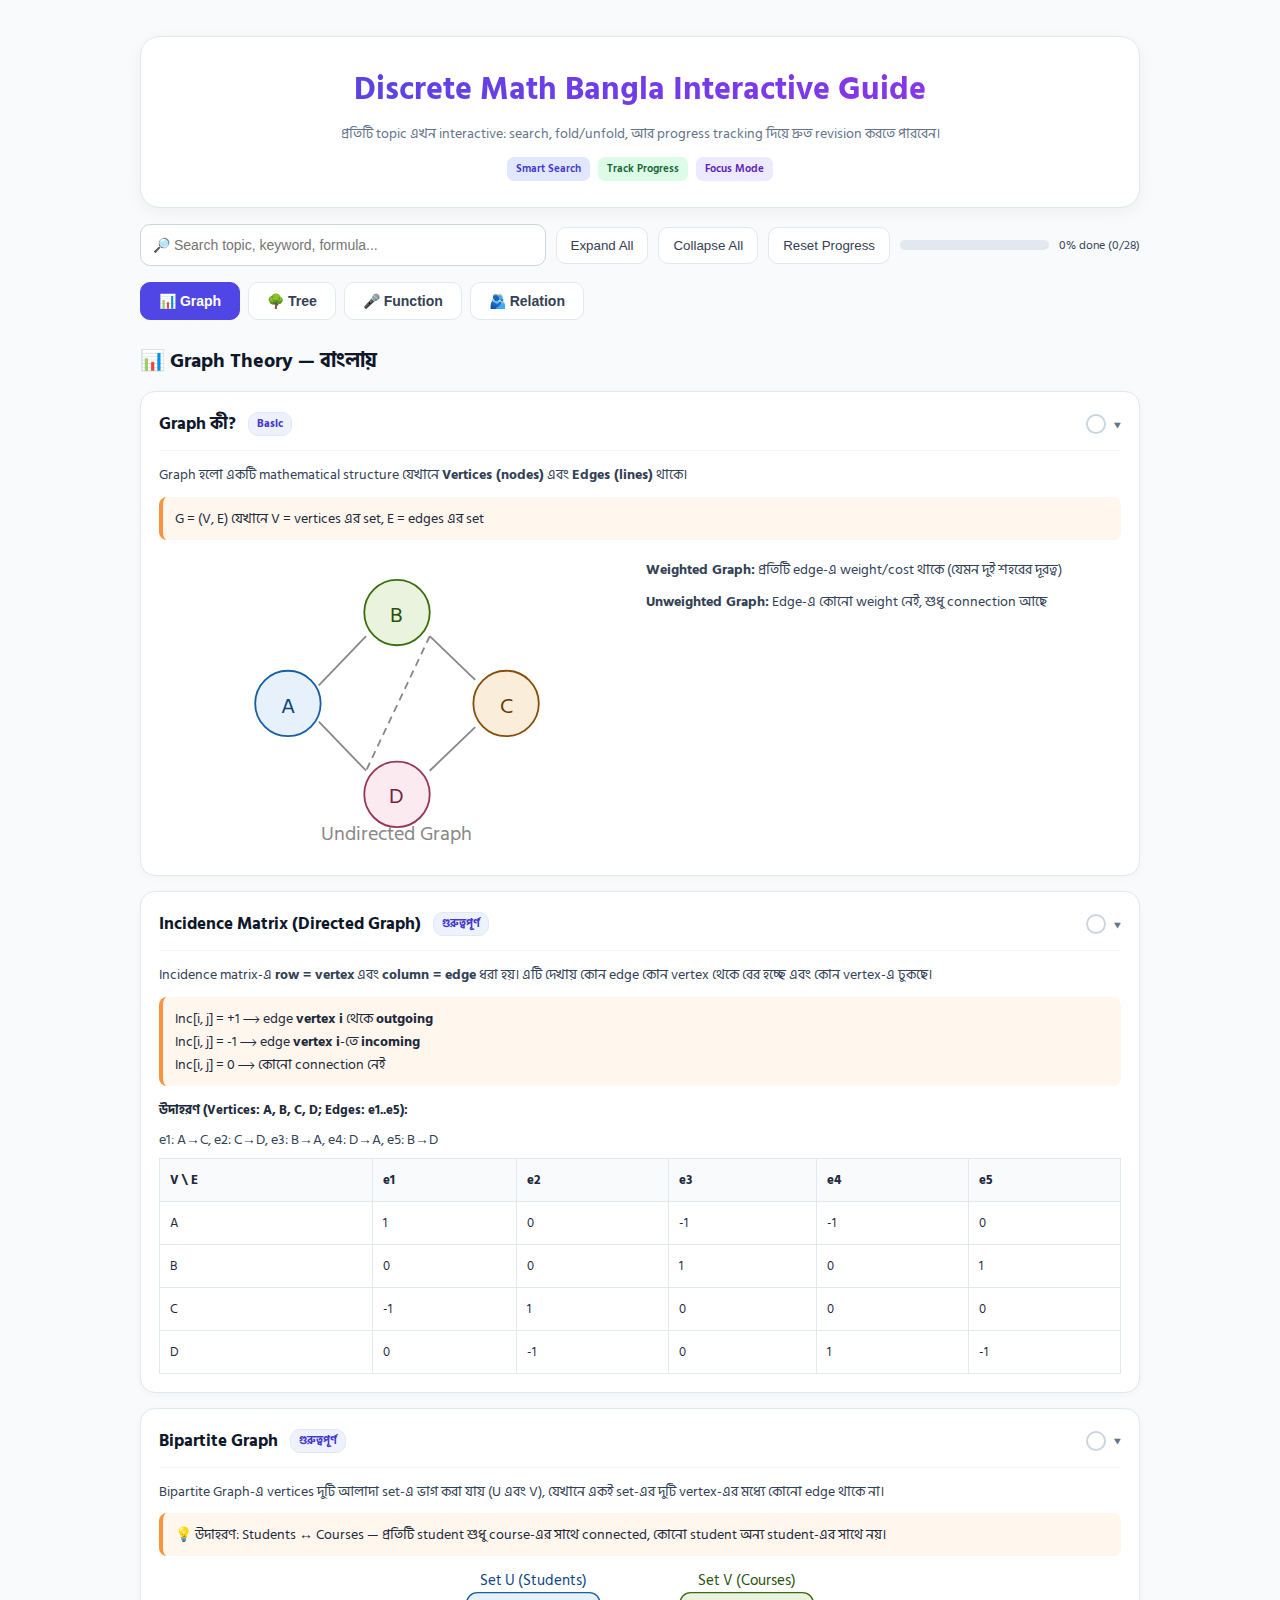
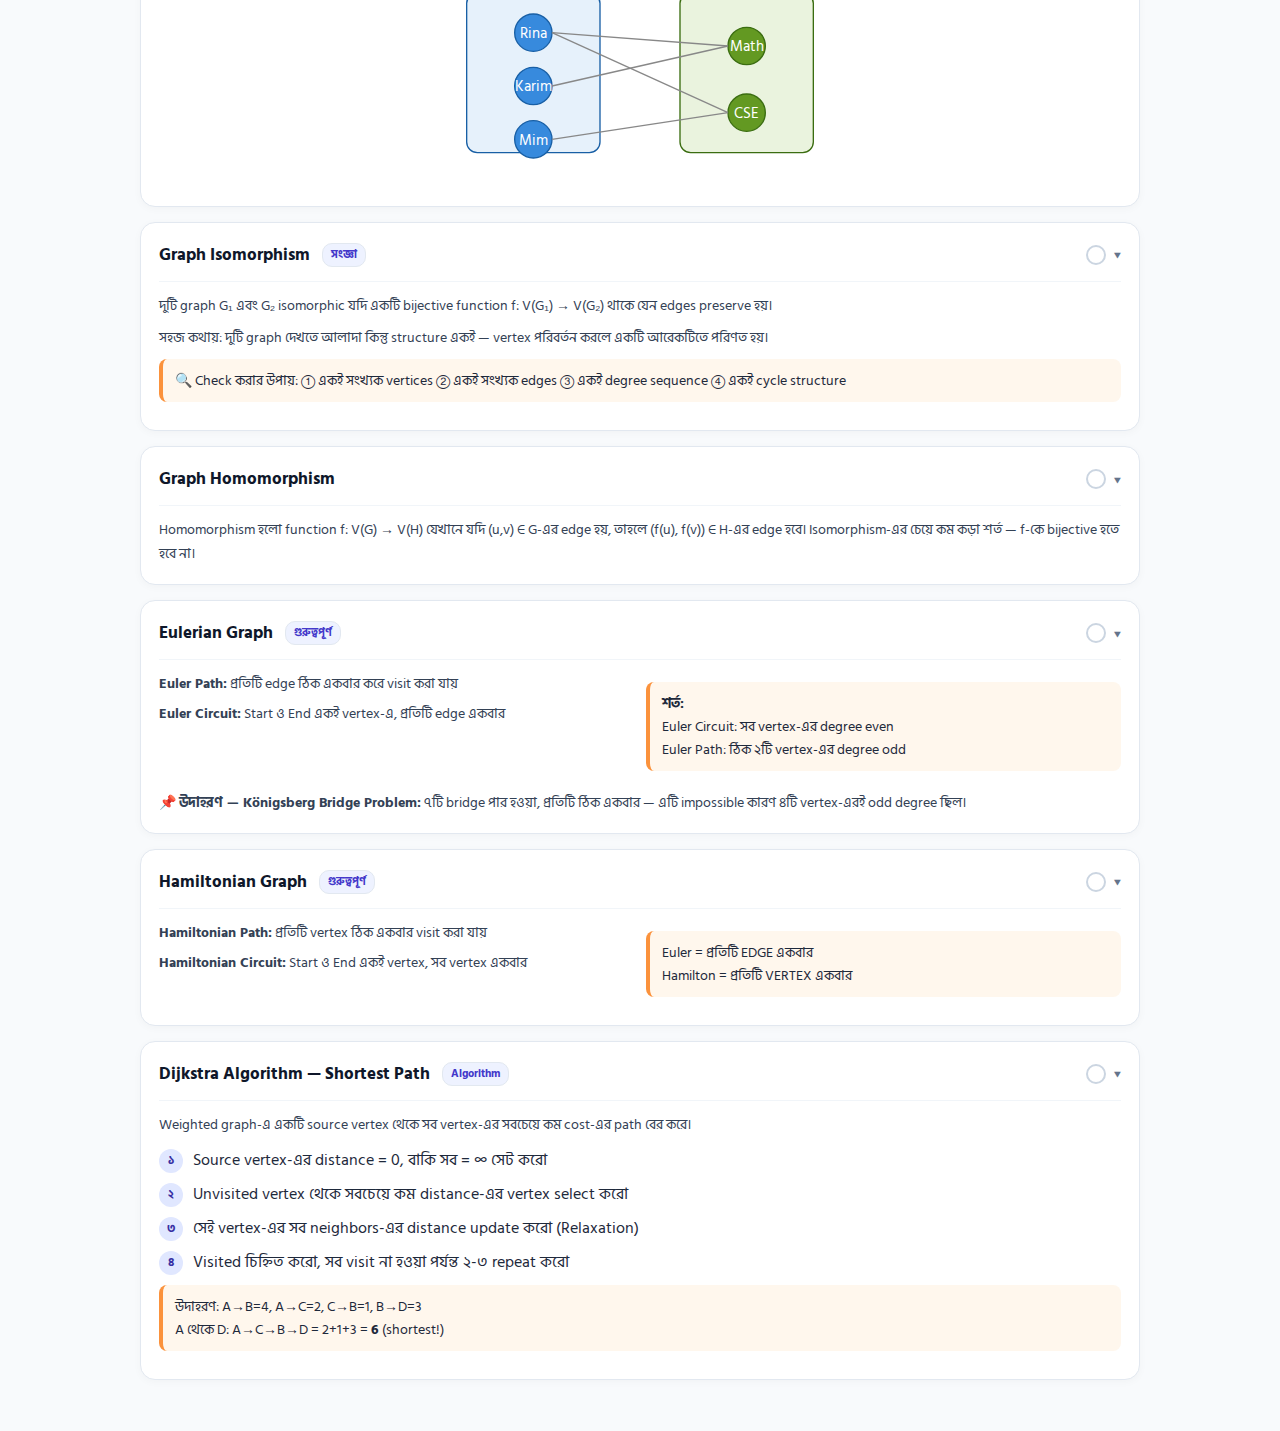
<file: dm.html>
<!DOCTYPE html>
<html lang="bn">
<head>
<meta charset="UTF-8" />
<meta name="viewport" content="width=device-width, initial-scale=1.0" />
<title>Discrete Math Bangla Guide</title>
<style>
@import url('https://fonts.googleapis.com/css2?family=Hind+Siliguri:wght@400;500;600;700&display=swap');

:root{
  --primary:#4f46e5;
  --accent:#10b981;
  --bg:#f8fafc;
  --card:#ffffff;
  --text:#1e293b;
  --muted:#64748b;
  --border:#e2e8f0;
  --font-sans:'Hind Siliguri','Segoe UI',Tahoma,sans-serif;
  --font-mono:'Consolas','Courier New',monospace;
  --color-text-primary:#1e293b;
  --color-text-secondary:#475569;
  --color-background-primary:#ffffff;
  --color-background-secondary:#f8fafc;
  --color-border-tertiary:#e2e8f0;
  --color-border-secondary:#cbd5e1;
  --color-border-info:#4f46e5;
  --color-background-info:#e0e7ff;
  --color-text-info:#3730a3;
  --color-background-success:#dcfce7;
  --color-text-success:#166534;
  --color-background-warning:#fff7ed;
  --color-text-warning:#9a3412;
  --color-border-warning:#fdba74;
  --color-background-danger:#fee2e2;
  --color-text-danger:#991b1b;
  --border-radius-lg:16px;
}
*{box-sizing:border-box;margin:0;padding:0;transition:all .2s ease}
body{font-family:var(--font-sans);background:var(--bg);color:var(--text);padding:20px}
.app-shell{max-width:1000px;margin:0 auto}
.hero{padding:26px;background:#fff;border:1px solid var(--border);border-radius:20px;box-shadow:0 4px 15px rgba(0,0,0,.05);margin-bottom:16px;text-align:center}
.hero h1{font-size:32px;font-weight:700;background:linear-gradient(90deg,#4f46e5,#9333ea);background-clip:text;-webkit-background-clip:text;-webkit-text-fill-color:transparent;margin-bottom:8px}
.hero p{font-size:14px;color:var(--muted);line-height:1.6}
.hero-meta{display:flex;justify-content:center;gap:8px;flex-wrap:wrap;margin-top:12px}
.tool{display:flex;flex-wrap:wrap;gap:10px;align-items:center;margin-bottom:16px}
.search{flex:1;min-width:260px;padding:12px;border-radius:10px;border:1px solid #cbd5e1;outline:none;background:#fff;font-size:14px}
.search:focus{border-color:var(--primary);box-shadow:0 0 0 3px rgba(79,70,229,.12)}
.ctrl-btn{padding:10px 14px;border:1px solid var(--border);border-radius:10px;background:#fff;cursor:pointer;font-weight:500;color:#334155}
.ctrl-btn:hover{background:#f1f5f9}
.progress-wrap{display:flex;align-items:center;gap:10px;margin-left:auto;min-width:240px}
.progress{flex:1;height:10px;background:#e2e8f0;border-radius:8px;overflow:hidden}
.progress-fill{height:100%;width:0;background:linear-gradient(90deg,var(--accent),#22d3ee)}
.progress-label{font-size:12px;color:#334155;white-space:nowrap}
.nav{display:flex;gap:8px;margin-bottom:20px;overflow-x:auto;padding-bottom:5px}
.nav-btn{padding:10px 18px;background:#fff;border:1px solid var(--border);border-radius:10px;cursor:pointer;white-space:nowrap;font-size:14px;font-weight:600;color:#334155}
.nav-btn.active,.nav-btn:hover{background:var(--primary);color:#fff;border-color:var(--primary)}
.section{display:none}
.section.active{display:block;animation:slideIn .3s ease}
@keyframes slideIn{from{opacity:0;transform:translateY(10px)}to{opacity:1;transform:translateY(0)}}
.section-title{font-size:20px;font-weight:700;margin-bottom:14px;color:#0f172a}
.card{background:var(--card);border-radius:15px;padding:18px;margin-bottom:15px;border:1px solid var(--border);box-shadow:0 2px 8px rgba(15,23,42,.03)}
.card h3{font-size:17px;font-weight:700;color:#0f172a;display:flex;align-items:center;justify-content:space-between;gap:10px;cursor:pointer}
.h3-left{display:flex;align-items:center;gap:8px;flex-wrap:wrap}
.h3-tools{display:flex;align-items:center;gap:8px}
.card-body{margin-top:12px;border-top:1px solid #f1f5f9;padding-top:12px}
.card.collapsed .card-body{display:none}
.card p,.card li{font-size:14px;line-height:1.7;color:#334155}
.card ul{padding-left:20px}
.topic-check{appearance:none;width:20px;height:20px;border:2px solid #cbd5e1;border-radius:50%;cursor:pointer;display:inline-block;position:relative;background:#fff}
.topic-check:checked{background:var(--accent);border-color:var(--accent)}
.topic-check:checked::after{content:'✓';position:absolute;left:4px;top:-1px;color:#fff;font-size:13px;font-weight:700}
.collapse-icon{font-size:14px;color:#64748b;transition:transform .2s}
.card.collapsed .collapse-icon{transform:rotate(-90deg)}
.badge{display:inline-block;padding:3px 9px;border-radius:7px;font-size:11px;font-weight:600}
.b-blue{background:#e0e7ff;color:#4338ca}
.b-green{background:#dcfce7;color:#166534}
.b-amber{background:#fef3c7;color:#92400e}
.b-red{background:#fee2e2;color:#991b1b}
.b-purple{background:#ede9fe;color:#5b21b6}
.highlight{background:#fff7ed;border-left:4px solid #fb923c;padding:10px 12px;border-radius:8px;margin:10px 0;font-size:14px;color:#1e293b}
.matrix{display:inline-block;border-left:2px solid #64748b;border-right:2px solid #64748b;padding:6px 12px;font-family:var(--font-mono);font-size:13px;line-height:1.8}
.row{display:flex;gap:12px;flex-wrap:wrap}
.col{flex:1;min-width:220px}
svg{width:100%;max-width:400px;display:block;margin:8px auto}
.formula{font-family:var(--font-mono);background:#f1f5f9;padding:8px 10px;border-radius:8px;font-size:13px;display:inline-block;margin:6px 2px;border-left:4px solid var(--primary)}
.step{display:flex;gap:10px;align-items:flex-start;margin:8px 0}
.step-num{background:#e0e7ff;color:#3730a3;width:24px;height:24px;border-radius:50%;display:flex;align-items:center;justify-content:center;font-size:12px;font-weight:700;flex-shrink:0;margin-top:2px}
table{width:100%;border-collapse:collapse;font-size:13px;margin-top:6px}
th,td{padding:10px;border:1px solid #e2e8f0;text-align:left}
th{background:#f8fafc;font-weight:700}
.tag{font-size:11px;padding:2px 8px;border-radius:10px;background:#eef2ff;color:#4338ca;border:1px solid #e2e8f0;margin-left:4px}
.hidden-by-search{display:none!important}
.empty-state{display:none;text-align:center;padding:14px;border:1px dashed #cbd5e1;border-radius:10px;font-size:13px;color:#64748b;background:#f8fafc;margin-bottom:14px}
@media (max-width:760px){
  body{padding:12px}
  .hero h1{font-size:24px}
  .progress-wrap{min-width:100%;margin-left:0}
}
</style>
</head>
<body>

<div style="padding:16px 0" class="app-shell">
<div class="hero">
  <h1>Discrete Math Bangla Interactive Guide</h1>
  <p>প্রতিটি topic এখন interactive: search, fold/unfold, আর progress tracking দিয়ে দ্রুত revision করতে পারবেন।</p>
  <div class="hero-meta">
    <span class="badge b-blue">Smart Search</span>
    <span class="badge b-green">Track Progress</span>
    <span class="badge b-purple">Focus Mode</span>
  </div>
</div>

<div class="tool">
  <input id="topicSearch" class="search" type="text" placeholder="🔎 Search topic, keyword, formula..." />
  <button id="expandAllBtn" class="ctrl-btn" type="button">Expand All</button>
  <button id="collapseAllBtn" class="ctrl-btn" type="button">Collapse All</button>
  <button id="resetProgressBtn" class="ctrl-btn" type="button">Reset Progress</button>
  <div class="progress-wrap">
    <div class="progress"><div id="progressFill" class="progress-fill"></div></div>
    <div id="progressLabel" class="progress-label">0% done</div>
  </div>
</div>

<div id="emptySearch" class="empty-state">এই keyword-এর সাথে কোনো content মেলেনি। অন্য keyword চেষ্টা করুন।</div>

<div class="nav">
  <button class="nav-btn active" onclick="show('graph', this)">📊 Graph</button>
  <button class="nav-btn" onclick="show('tree', this)">🌳 Tree</button>
  <button class="nav-btn" onclick="show('function', this)">🎤 Function</button>
  <button class="nav-btn" onclick="show('relation', this)">🫂 Relation</button>
</div>

<!-- ==================== GRAPH ==================== -->
<div id="graph" class="section active">
<div class="section-title">📊 Graph Theory — বাংলায়</div>

<div class="card">
<h3>Graph কী? <span class="tag">Basic</span></h3>
<p>Graph হলো একটি mathematical structure যেখানে <strong>Vertices (nodes)</strong> এবং <strong>Edges (lines)</strong> থাকে।</p>
<div class="highlight">G = (V, E) যেখানে V = vertices এর set, E = edges এর set</div>
<div class="row" style="margin-top:10px">
<div class="col">
<svg viewBox="0 0 220 160">
<defs><marker id="arr" viewBox="0 0 10 10" refX="8" refY="5" markerWidth="6" markerHeight="6" orient="auto-start-reverse"><path d="M2 1L8 5L2 9" fill="none" stroke="context-stroke" stroke-width="1.5" stroke-linecap="round"/></marker></defs>
<circle cx="50" cy="80" r="18" fill="#E6F1FB" stroke="#185FA5" stroke-width="1"/>
<text x="50" y="85" text-anchor="middle" font-size="12" fill="#0C447C">A</text>
<circle cx="110" cy="30" r="18" fill="#EAF3DE" stroke="#3B6D11" stroke-width="1"/>
<text x="110" y="35" text-anchor="middle" font-size="12" fill="#27500A">B</text>
<circle cx="170" cy="80" r="18" fill="#FAEEDA" stroke="#854F0B" stroke-width="1"/>
<text x="170" y="85" text-anchor="middle" font-size="12" fill="#633806">C</text>
<circle cx="110" cy="130" r="18" fill="#FBEAF0" stroke="#993556" stroke-width="1"/>
<text x="110" y="135" text-anchor="middle" font-size="12" fill="#72243E">D</text>
<line x1="67" y1="70" x2="93" y2="43" stroke="#888" stroke-width="1"/>
<line x1="128" y1="43" x2="153" y2="67" stroke="#888" stroke-width="1"/>
<line x1="67" y1="90" x2="93" y2="117" stroke="#888" stroke-width="1"/>
<line x1="128" y1="117" x2="153" y2="93" stroke="#888" stroke-width="1"/>
<line x1="128" y1="43" x2="93" y2="117" stroke="#888" stroke-width="1" stroke-dasharray="4,3"/>
<text x="110" y="155" text-anchor="middle" font-size="11" fill="#888">Undirected Graph</text>
</svg>
</div>
<div class="col">
<p style="margin-top:8px"><strong>Weighted Graph:</strong> প্রতিটি edge-এ weight/cost থাকে (যেমন দুই শহরের দূরত্ব)</p>
<p style="margin-top:8px"><strong>Unweighted Graph:</strong> Edge-এ কোনো weight নেই, শুধু connection আছে</p>
</div>
</div>
</div>

<div class="card">
<h3>Incidence Matrix (Directed Graph) <span class="tag">গুরুত্বপূর্ণ</span></h3>
<p>Incidence matrix-এ <strong>row = vertex</strong> এবং <strong>column = edge</strong> ধরা হয়। এটি দেখায় কোন edge কোন vertex থেকে বের হচ্ছে এবং কোন vertex-এ ঢুকছে।</p>
<div class="highlight">
Inc[i, j] = +1 ⟶ edge <strong>vertex i</strong> থেকে <strong>outgoing</strong><br>
Inc[i, j] = -1 ⟶ edge <strong>vertex i</strong>-তে <strong>incoming</strong><br>
Inc[i, j] = 0 ⟶ কোনো connection নেই
</div>
<div style="margin-top:10px">
<strong style="font-size:13px">উদাহরণ (Vertices: A, B, C, D; Edges: e1..e5):</strong>
<p style="margin-top:6px">e1: A→C, e2: C→D, e3: B→A, e4: D→A, e5: B→D</p>
<table>
  <tr><th>V \ E</th><th>e1</th><th>e2</th><th>e3</th><th>e4</th><th>e5</th></tr>
  <tr><td>A</td><td>1</td><td>0</td><td>-1</td><td>-1</td><td>0</td></tr>
  <tr><td>B</td><td>0</td><td>0</td><td>1</td><td>0</td><td>1</td></tr>
  <tr><td>C</td><td>-1</td><td>1</td><td>0</td><td>0</td><td>0</td></tr>
  <tr><td>D</td><td>0</td><td>-1</td><td>0</td><td>1</td><td>-1</td></tr>
</table>
</div>
</div>

<div class="card">
<h3>Bipartite Graph <span class="tag">গুরুত্বপূর্ণ</span></h3>
<p>Bipartite Graph-এ vertices দুটি আলাদা set-এ ভাগ করা যায় (U এবং V), যেখানে একই set-এর দুটি vertex-এর মধ্যে কোনো edge থাকে না।</p>
<div class="highlight">💡 উদাহরণ: Students ↔ Courses — প্রতিটি student শুধু course-এর সাথে connected, কোনো student অন্য student-এর সাথে নয়।</div>
<svg viewBox="0 0 300 160">
<rect x="20" y="20" width="100" height="120" rx="8" fill="#E6F1FB" stroke="#185FA5" stroke-width="1"/>
<text x="70" y="14" text-anchor="middle" font-size="11" fill="#0C447C">Set U (Students)</text>
<circle cx="70" cy="50" r="14" fill="#378ADD" stroke="#185FA5" stroke-width="1"/>
<text x="70" y="54" text-anchor="middle" font-size="11" fill="#fff">Rina</text>
<circle cx="70" cy="90" r="14" fill="#378ADD" stroke="#185FA5" stroke-width="1"/>
<text x="70" y="94" text-anchor="middle" font-size="11" fill="#fff">Karim</text>
<circle cx="70" cy="130" r="14" fill="#378ADD" stroke="#185FA5" stroke-width="1"/>
<text x="70" y="134" text-anchor="middle" font-size="11" fill="#fff">Mim</text>
<rect x="180" y="20" width="100" height="120" rx="8" fill="#EAF3DE" stroke="#3B6D11" stroke-width="1"/>
<text x="230" y="14" text-anchor="middle" font-size="11" fill="#27500A">Set V (Courses)</text>
<circle cx="230" cy="60" r="14" fill="#639922" stroke="#3B6D11" stroke-width="1"/>
<text x="230" y="64" text-anchor="middle" font-size="11" fill="#fff">Math</text>
<circle cx="230" cy="110" r="14" fill="#639922" stroke="#3B6D11" stroke-width="1"/>
<text x="230" y="114" text-anchor="middle" font-size="11" fill="#fff">CSE</text>
<line x1="84" y1="50" x2="216" y2="60" stroke="#888" stroke-width="1"/>
<line x1="84" y1="50" x2="216" y2="110" stroke="#888" stroke-width="1"/>
<line x1="84" y1="90" x2="216" y2="60" stroke="#888" stroke-width="1"/>
<line x1="84" y1="130" x2="216" y2="110" stroke="#888" stroke-width="1"/>
</svg>
</div>

<div class="card">
<h3>Graph Isomorphism <span class="tag">সংজ্ঞা</span></h3>
<p>দুটি graph G₁ এবং G₂ isomorphic যদি একটি bijective function f: V(G₁) → V(G₂) থাকে যেন edges preserve হয়।</p>
<p style="margin-top:8px">সহজ কথায়: দুটি graph দেখতে আলাদা কিন্তু structure একই — vertex পরিবর্তন করলে একটি আরেকটিতে পরিণত হয়।</p>
<div class="highlight">🔍 Check করার উপায়: ① একই সংখ্যক vertices ② একই সংখ্যক edges ③ একই degree sequence ④ একই cycle structure</div>
</div>

<div class="card">
<h3>Graph Homomorphism</h3>
<p>Homomorphism হলো function f: V(G) → V(H) যেখানে যদি (u,v) ∈ G-এর edge হয়, তাহলে (f(u), f(v)) ∈ H-এর edge হবে। Isomorphism-এর চেয়ে কম কড়া শর্ত — f-কে bijective হতে হবে না।</p>
</div>

<div class="card">
<h3>Eulerian Graph <span class="tag">গুরুত্বপূর্ণ</span></h3>
<div class="row">
<div class="col">
<p><strong>Euler Path:</strong> প্রতিটি edge ঠিক একবার করে visit করা যায়</p>
<p style="margin-top:6px"><strong>Euler Circuit:</strong> Start ও End একই vertex-এ, প্রতিটি edge একবার</p>
</div>
<div class="col">
<div class="highlight">
<strong>শর্ত:</strong><br>
Euler Circuit: সব vertex-এর degree even<br>
Euler Path: ঠিক ২টি vertex-এর degree odd
</div>
</div>
</div>
<p style="margin-top:10px">📌 <strong>উদাহরণ — Königsberg Bridge Problem:</strong> ৭টি bridge পার হওয়া, প্রতিটি ঠিক একবার — এটি impossible কারণ ৪টি vertex-এরই odd degree ছিল।</p>
</div>

<div class="card">
<h3>Hamiltonian Graph <span class="tag">গুরুত্বপূর্ণ</span></h3>
<div class="row">
<div class="col">
<p><strong>Hamiltonian Path:</strong> প্রতিটি vertex ঠিক একবার visit করা যায়</p>
<p style="margin-top:6px"><strong>Hamiltonian Circuit:</strong> Start ও End একই vertex, সব vertex একবার</p>
</div>
<div class="col">
<div class="highlight">
Euler = প্রতিটি EDGE একবার<br>
Hamilton = প্রতিটি VERTEX একবার
</div>
</div>
</div>
</div>

<div class="card">
<h3>Dijkstra Algorithm — Shortest Path <span class="tag">Algorithm</span></h3>
<p>Weighted graph-এ একটি source vertex থেকে সব vertex-এর সবচেয়ে কম cost-এর path বের করে।</p>
<div style="margin:10px 0">
<div class="step"><div class="step-num">১</div><div>Source vertex-এর distance = 0, বাকি সব = ∞ সেট করো</div></div>
<div class="step"><div class="step-num">২</div><div>Unvisited vertex থেকে সবচেয়ে কম distance-এর vertex select করো</div></div>
<div class="step"><div class="step-num">৩</div><div>সেই vertex-এর সব neighbors-এর distance update করো (Relaxation)</div></div>
<div class="step"><div class="step-num">৪</div><div>Visited চিহ্নিত করো, সব visit না হওয়া পর্যন্ত ২-৩ repeat করো</div></div>
</div>
<div class="highlight">
উদাহরণ: A→B=4, A→C=2, C→B=1, B→D=3<br>
A থেকে D: A→C→B→D = 2+1+3 = <strong>6</strong> (shortest!)
</div>
</div>
</div>

<!-- ==================== TREE ==================== -->
<div id="tree" class="section">
<div class="section-title">🌳 Tree — বাংলায়</div>

<div class="card">
<h3>Tree কী?</h3>
<p>Tree হলো একটি connected, acyclic graph। n টি vertex থাকলে ঠিক n-1 টি edge থাকে।</p>
<div class="highlight">🌳 Properties: ① কোনো cycle নেই ② সব vertex connected ③ n vertices → n-1 edges</div>
</div>

<div class="card">
<h3>Binary Tree — Traversal <span class="tag">গুরুত্বপূর্ণ</span></h3>
<p>Binary tree-এ প্রতিটি node-এ সর্বোচ্চ ২টি child (left ও right)</p>
<svg viewBox="0 0 300 180">
<circle cx="150" cy="25" r="18" fill="#EEEDFE" stroke="#534AB7" stroke-width="1"/>
<text x="150" y="30" text-anchor="middle" font-size="13" font-weight="500" fill="#3C3489">1</text>
<circle cx="80" cy="80" r="18" fill="#EEEDFE" stroke="#534AB7" stroke-width="1"/>
<text x="80" y="85" text-anchor="middle" font-size="13" font-weight="500" fill="#3C3489">2</text>
<circle cx="220" cy="80" r="18" fill="#EEEDFE" stroke="#534AB7" stroke-width="1"/>
<text x="220" y="85" text-anchor="middle" font-size="13" font-weight="500" fill="#3C3489">3</text>
<circle cx="45" cy="135" r="18" fill="#E6F1FB" stroke="#185FA5" stroke-width="1"/>
<text x="45" y="140" text-anchor="middle" font-size="13" font-weight="500" fill="#0C447C">4</text>
<circle cx="115" cy="135" r="18" fill="#E6F1FB" stroke="#185FA5" stroke-width="1"/>
<text x="115" y="140" text-anchor="middle" font-size="13" font-weight="500" fill="#0C447C">5</text>
<circle cx="185" cy="135" r="18" fill="#E6F1FB" stroke="#185FA5" stroke-width="1"/>
<text x="185" y="140" text-anchor="middle" font-size="13" font-weight="500" fill="#0C447C">6</text>
<circle cx="255" cy="135" r="18" fill="#E6F1FB" stroke="#185FA5" stroke-width="1"/>
<text x="255" y="140" text-anchor="middle" font-size="13" font-weight="500" fill="#0C447C">7</text>
<line x1="135" y1="37" x2="95" y2="66" stroke="#534AB7" stroke-width="1"/>
<line x1="165" y1="37" x2="205" y2="66" stroke="#534AB7" stroke-width="1"/>
<line x1="66" y1="92" x2="56" y2="122" stroke="#185FA5" stroke-width="1"/>
<line x1="94" y1="92" x2="104" y2="122" stroke="#185FA5" stroke-width="1"/>
<line x1="206" y1="92" x2="196" y2="122" stroke="#185FA5" stroke-width="1"/>
<line x1="234" y1="92" x2="244" y2="122" stroke="#185FA5" stroke-width="1"/>
</svg>
<div class="row">
<div class="col">
<div class="badge b-blue">Pre-order (Root→Left→Right)</div>
<p style="margin-top:6px">১ → ২ → ৪ → ৫ → ৩ → ৬ → ৭</p>
<p style="font-size:12px;color:var(--color-text-secondary)">আগে Root, তারপর Left subtree, তারপর Right</p>
</div>
<div class="col">
<div class="badge b-green">In-order (Left→Root→Right)</div>
<p style="margin-top:6px">৪ → ২ → ৫ → ১ → ৬ → ৩ → ৭</p>
<p style="font-size:12px;color:var(--color-text-secondary)">BST-এ sorted order পাওয়া যায়</p>
</div>
<div class="col">
<div class="badge b-amber">Post-order (Left→Right→Root)</div>
<p style="margin-top:6px">৪ → ৫ → ২ → ৬ → ৭ → ৩ → ১</p>
<p style="font-size:12px;color:var(--color-text-secondary)">আগে সব child, পরে root</p>
</div>
</div>
</div>

<div class="card">
<h3>Full (Proper) Binary Tree <span class="tag">গুরুত্বপূর্ণ</span></h3>
<p>একটি binary tree <strong>Full</strong> (বা Proper) হবে যদি প্রতিটি node-এর child সংখ্যা হয় <strong>0</strong> বা <strong>2</strong>। অর্থাৎ <strong>single child</strong> allowed না।</p>
<div class="highlight">Rule: কোনো node-এর শুধু left বা শুধু right child থাকতে পারবে না।</div>
<div class="row" style="margin-top:8px">
<div class="col">
<p><strong>Property:</strong> যদি internal nodes = <strong>i</strong>, তবে leaf nodes = <strong>l = i + 1</strong></p>
<p style="margin-top:6px"><strong>Total nodes:</strong> <span class="formula">n = 2i + 1</span> তাই n সবসময় odd</p>
</div>
<div class="col">
<p><strong>উদাহরণ:</strong> i = 4 হলে, l = 5 এবং n = 9</p>
<p style="font-size:12px;color:var(--color-text-secondary);margin-top:4px">Algorithm analysis-এ এই relation অনেক ব্যবহৃত হয়।</p>
</div>
</div>
</div>

<div class="card">
<h3>Complete Binary Tree <span class="tag">গুরুত্বপূর্ণ</span></h3>
<p>Complete binary tree-এ শেষ level ছাড়া বাকি সব level fully filled থাকে, আর last level-এর node গুলো <strong>left-to-right</strong> ক্রমে gap ছাড়া বসে।</p>
<div class="highlight">Key Characteristic: Left child না থাকলে right child থাকতে পারবে না।</div>
<ul style="margin-top:8px">
  <li><strong>Array representation</strong> এর জন্য ideal</li>
  <li>Middle-এ null gap না থাকায় indexing সহজ হয় (heap-এ যেমন হয়)</li>
  <li>Level order storage খুব efficient</li>
</ul>
</div>

<div class="card">
<h3>Extended Binary Tree (2-Tree)</h3>
<p>Extended binary tree বানাতে original tree-এর প্রতিটি <strong>null child pointer</strong> এর জায়গায় একটি <strong>external (dummy) node</strong> যোগ করা হয়।</p>
<div class="row" style="margin-top:8px">
<div class="col">
<div class="badge b-blue">Internal Nodes</div>
<p style="margin-top:6px">Original tree-এর আসল node (সাধারণত circle দিয়ে দেখানো হয়)</p>
</div>
<div class="col">
<div class="badge b-amber">External Nodes</div>
<p style="margin-top:6px">Added dummy node (সাধারণত square দিয়ে দেখানো হয়)</p>
</div>
</div>
<div class="highlight" style="margin-top:10px">কেন দরকার? এই transformation-এর পরে structure টি Full Binary Tree হয়ে যায়, তাই External Path Length এবং average search time analysis করা সহজ হয়।</div>
</div>

<div class="card">
<h3>Binary Search Tree (BST) <span class="tag">খুব গুরুত্বপূর্ণ</span></h3>
<p>BST একটি <strong>ordering-based</strong> binary tree যেখানে structure-এর পাশাপাশি value ordering rule মানতে হয়।</p>
<div style="margin:10px 0">
  <div class="step"><div class="step-num">১</div><div><strong>Left Subtree:</strong> Root-এর চেয়ে ছোট মানগুলো থাকবে</div></div>
  <div class="step"><div class="step-num">২</div><div><strong>Right Subtree:</strong> Root-এর চেয়ে বড় মানগুলো থাকবে</div></div>
  <div class="step"><div class="step-num">৩</div><div><strong>Recursive Rule:</strong> একই rule প্রতিটি subtree/root-এর জন্য প্রযোজ্য</div></div>
</div>
<div class="highlight">BST-এ In-order traversal দিলে sorted order পাওয়া যায়। তাই search, insert, delete অনেক ক্ষেত্রে দ্রুত করা যায়।</div>
</div>

<div class="card">
<h3>Prim's Algorithm — MST <span class="tag">গুরুত্বপূর্ণ</span></h3>
<p><strong>MST (Minimum Spanning Tree):</strong> Graph-এর এমন subset যেখানে সব vertex connected এবং total edge weight minimum।</p>
<div style="margin:10px 0">
<div class="step"><div class="step-num">১</div><div>যেকোনো একটি vertex থেকে শুরু করো, visited set-এ রাখো</div></div>
<div class="step"><div class="step-num">২</div><div>Visited vertices থেকে সবচেয়ে কম weight-এর edge বেছে নাও যা নতুন vertex-এ যায়</div></div>
<div class="step"><div class="step-num">৩</div><div>সেই নতুন vertex-টি visited set-এ যোগ করো</div></div>
<div class="step"><div class="step-num">৪</div><div>সব vertex visited না হওয়া পর্যন্ত ২-৩ repeat করো</div></div>
</div>
<div class="highlight">
📌 উদাহরণ (A থেকে শুরু):<br>
Edges: A-B(4), A-C(2), B-D(3), C-D(1), C-B(5)<br>
<strong>MST: A-C(2) → C-D(1) → D-B(3) = Total: 6</strong>
</div>
</div>

<div class="card">
<h3>Hierarchy Tree</h3>
<p>Hierarchy tree-এ একটি root থেকে parent-child relationship দিয়ে সংগঠন দেখানো হয়।</p>
<p style="margin-top:6px">উদাহরণ: University → Department → Faculty → Student</p>
</div>
</div>

<!-- ==================== FUNCTION ==================== -->
<div id="function" class="section">
<div class="section-title">🎤 Function — বাংলায়</div>

<div class="card">
<h3>Function কী?</h3>
<p>Function f: A → B হলো এমন একটি relation যেখানে A-এর প্রতিটি element B-এর ঠিক একটি element-এর সাথে map করে।</p>
<div class="highlight">Domain (A) → Codomain (B), Range = actual output values</div>
</div>

<div class="card">
<h3>Function-এর প্রকারভেদ <span class="tag">গুরুত্বপূর্ণ</span></h3>
<div class="row">
<div class="col">
<div class="badge b-blue">Injective (One-to-One)</div>
<p style="margin-top:8px">f(a₁) = f(a₂) হলে a₁ = a₂<br>অর্থাৎ দুটি ভিন্ন input কখনো একই output দেবে না।</p>
<svg viewBox="0 0 180 130">
<rect x="10" y="10" width="60" height="110" rx="8" fill="#E6F1FB" stroke="#185FA5" stroke-width="1"/>
<text x="40" y="8" text-anchor="middle" font-size="10" fill="#0C447C">A</text>
<circle cx="40" cy="35" r="10" fill="#378ADD"/><text x="40" y="39" text-anchor="middle" font-size="10" fill="#fff">a</text>
<circle cx="40" cy="65" r="10" fill="#378ADD"/><text x="40" y="69" text-anchor="middle" font-size="10" fill="#fff">b</text>
<circle cx="40" cy="95" r="10" fill="#378ADD"/><text x="40" y="99" text-anchor="middle" font-size="10" fill="#fff">c</text>
<rect x="110" y="10" width="60" height="110" rx="8" fill="#EAF3DE" stroke="#3B6D11" stroke-width="1"/>
<text x="140" y="8" text-anchor="middle" font-size="10" fill="#27500A">B</text>
<circle cx="140" cy="30" r="10" fill="#639922"/><text x="140" y="34" text-anchor="middle" font-size="10" fill="#fff">1</text>
<circle cx="140" cy="60" r="10" fill="#639922"/><text x="140" y="64" text-anchor="middle" font-size="10" fill="#fff">2</text>
<circle cx="140" cy="90" r="10" fill="#639922"/><text x="140" y="94" text-anchor="middle" font-size="10" fill="#fff">3</text>
<circle cx="140" cy="115" r="8" fill="#C0DD97" stroke="#639922" stroke-width="1"/><text x="140" y="119" text-anchor="middle" font-size="9" fill="#3B6D11">4</text>
<line x1="50" y1="35" x2="130" y2="30" stroke="#666" stroke-width="1" marker-end="url(#arr)"/>
<line x1="50" y1="65" x2="130" y2="60" stroke="#666" stroke-width="1" marker-end="url(#arr)"/>
<line x1="50" y1="95" x2="130" y2="90" stroke="#666" stroke-width="1" marker-end="url(#arr)"/>
</svg>
</div>
<div class="col">
<div class="badge b-green">Surjective (Onto)</div>
<p style="margin-top:8px">Codomain-এর প্রতিটি element অন্তত একবার map হয়।<br>Range = Codomain</p>
<svg viewBox="0 0 180 130">
<rect x="10" y="10" width="60" height="110" rx="8" fill="#E6F1FB" stroke="#185FA5" stroke-width="1"/>
<text x="40" y="8" text-anchor="middle" font-size="10" fill="#0C447C">A</text>
<circle cx="40" cy="30" r="10" fill="#378ADD"/><text x="40" y="34" text-anchor="middle" font-size="10" fill="#fff">a</text>
<circle cx="40" cy="60" r="10" fill="#378ADD"/><text x="40" y="64" text-anchor="middle" font-size="10" fill="#fff">b</text>
<circle cx="40" cy="90" r="10" fill="#378ADD"/><text x="40" y="94" text-anchor="middle" font-size="10" fill="#fff">c</text>
<circle cx="40" cy="115" r="10" fill="#378ADD"/><text x="40" y="119" text-anchor="middle" font-size="10" fill="#fff">d</text>
<rect x="110" y="20" width="60" height="85" rx="8" fill="#EAF3DE" stroke="#3B6D11" stroke-width="1"/>
<text x="140" y="18" text-anchor="middle" font-size="10" fill="#27500A">B</text>
<circle cx="140" cy="40" r="10" fill="#639922"/><text x="140" y="44" text-anchor="middle" font-size="10" fill="#fff">1</text>
<circle cx="140" cy="70" r="10" fill="#639922"/><text x="140" y="74" text-anchor="middle" font-size="10" fill="#fff">2</text>
<circle cx="140" cy="100" r="10" fill="#639922"/><text x="140" y="104" text-anchor="middle" font-size="10" fill="#fff">3</text>
<line x1="50" y1="30" x2="130" y2="40" stroke="#666" stroke-width="1" marker-end="url(#arr)"/>
<line x1="50" y1="60" x2="130" y2="40" stroke="#666" stroke-width="1" marker-end="url(#arr)"/>
<line x1="50" y1="90" x2="130" y2="70" stroke="#666" stroke-width="1" marker-end="url(#arr)"/>
<line x1="50" y1="115" x2="130" y2="100" stroke="#666" stroke-width="1" marker-end="url(#arr)"/>
</svg>
</div>
<div class="col">
<div class="badge b-purple">Bijective (One-to-One Onto)</div>
<p style="margin-top:8px">Injective + Surjective উভয়ই। প্রতিটি input → unique output, সব output covered।<br>Inverse function সবসময় থাকে।</p>
<svg viewBox="0 0 180 120">
<rect x="10" y="10" width="60" height="100" rx="8" fill="#E6F1FB" stroke="#185FA5" stroke-width="1"/>
<text x="40" y="8" text-anchor="middle" font-size="10" fill="#0C447C">A</text>
<circle cx="40" cy="35" r="10" fill="#378ADD"/><text x="40" y="39" text-anchor="middle" font-size="10" fill="#fff">a</text>
<circle cx="40" cy="65" r="10" fill="#378ADD"/><text x="40" y="69" text-anchor="middle" font-size="10" fill="#fff">b</text>
<circle cx="40" cy="95" r="10" fill="#378ADD"/><text x="40" y="99" text-anchor="middle" font-size="10" fill="#fff">c</text>
<rect x="110" y="10" width="60" height="100" rx="8" fill="#EAF3DE" stroke="#3B6D11" stroke-width="1"/>
<text x="140" y="8" text-anchor="middle" font-size="10" fill="#27500A">B</text>
<circle cx="140" cy="35" r="10" fill="#639922"/><text x="140" y="39" text-anchor="middle" font-size="10" fill="#fff">1</text>
<circle cx="140" cy="65" r="10" fill="#639922"/><text x="140" y="69" text-anchor="middle" font-size="10" fill="#fff">2</text>
<circle cx="140" cy="95" r="10" fill="#639922"/><text x="140" y="99" text-anchor="middle" font-size="10" fill="#fff">3</text>
<line x1="50" y1="35" x2="130" y2="35" stroke="#534AB7" stroke-width="1.5" marker-end="url(#arr)"/>
<line x1="50" y1="65" x2="130" y2="65" stroke="#534AB7" stroke-width="1.5" marker-end="url(#arr)"/>
<line x1="50" y1="95" x2="130" y2="95" stroke="#534AB7" stroke-width="1.5" marker-end="url(#arr)"/>
</svg>
</div>
</div>
</div>

<div class="card">
<h3>Composition of Functions</h3>
<p>(g ∘ f)(x) = g(f(x)) — আগে f apply করো, তারপর g</p>
<div class="highlight">
উদাহরণ: f(x) = x+2, g(x) = x²<br>
(g ∘ f)(3) = g(f(3)) = g(5) = 25<br>
(f ∘ g)(3) = f(g(3)) = f(9) = 11 [ক্রম ভিন্ন!]
</div>
</div>

<div class="card">
<h3>Inverse Function</h3>
<p>f: A → B bijective হলে f⁻¹: B → A বিদ্যমান, যেখানে f⁻¹(f(x)) = x</p>
<div class="highlight">উদাহরণ: f(x) = 3x+1 হলে f⁻¹(y) = (y-1)/3</div>
</div>

<div class="card">
<h3>Series / Sequence <span class="tag">গুরুত্বপূর্ণ</span></h3>
<div class="row">
<div class="col">
<div class="badge b-blue">Arithmetic Progression (AP)</div>
<p style="margin-top:8px">প্রতিটি term আগের term থেকে সমান পার্থক্য (d) বেশি</p>
<p class="formula">aₙ = a + (n-1)d</p>
<p class="formula">Sₙ = n/2 × (2a + (n-1)d)</p>
<p style="margin-top:6px">উদাহরণ: 2, 5, 8, 11, ... (d=3)<br>10ম পদ = 2+(9×3) = 29</p>
</div>
<div class="col">
<div class="badge b-green">Geometric Progression (GP)</div>
<p style="margin-top:8px">প্রতিটি term আগের term-এর সমান অনুপাত (r) গুণ</p>
<p class="formula">aₙ = a × r^(n-1)</p>
<p class="formula">Sₙ = a(rⁿ-1)/(r-1) if r≠1</p>
<p style="margin-top:6px">উদাহরণ: 3, 6, 12, 24, ... (r=2)<br>5ম পদ = 3×2⁴ = 48</p>
</div>
</div>
</div>
</div>

<!-- ==================== RELATION ==================== -->
<div id="relation" class="section">
<div class="section-title">🫂 Relation — বাংলায়</div>

<div class="card">
<h3>Relation কী?</h3>
<p>Set A থেকে B-এর উপর Relation R হলো A×B-এর একটি subset। অর্থাৎ কিছু ordered pairs (a, b) যেখানে a ∈ A এবং b ∈ B।</p>
<div class="highlight">উদাহরণ: A = {1, 2, 3}, R = {(1,1), (2,2), (3,3), (1,2)} — এটি A-এর উপর একটি relation</div>
</div>

<div class="card">
<h3>Relation-এর প্রকারভেদ <span class="tag">সবচেয়ে গুরুত্বপূর্ণ</span></h3>

<!-- Reflexive -->
<div style="border:0.5px solid var(--color-border-tertiary);border-radius:10px;padding:12px;margin-bottom:10px">
<div class="badge b-blue">১. Reflexive (প্রতিফলনশীল)</div>
<p style="margin-top:8px">প্রতিটি element নিজের সাথে related: ∀a ∈ A, (a,a) ∈ R</p>
<div class="row" style="margin-top:8px">
<div class="col">
<strong style="font-size:13px">Matrix:</strong> Diagonal-এ সব 1
<div class="matrix">
<div>1 0 0</div>
<div>0 1 0</div>
<div>0 0 1</div>
</div>
<p style="font-size:12px;margin-top:4px">✅ Diagonal সব 1 = Reflexive</p>
</div>
<div class="col">
<strong style="font-size:13px">Digraph:</strong> প্রতিটি node থেকে নিজেই loop
<svg viewBox="0 0 160 120">
<circle cx="50" cy="40" r="16" fill="#E6F1FB" stroke="#185FA5" stroke-width="1"/>
<text x="50" y="45" text-anchor="middle" font-size="12" fill="#0C447C">1</text>
<circle cx="110" cy="40" r="16" fill="#E6F1FB" stroke="#185FA5" stroke-width="1"/>
<text x="110" y="45" text-anchor="middle" font-size="12" fill="#0C447C">2</text>
<circle cx="80" cy="95" r="16" fill="#E6F1FB" stroke="#185FA5" stroke-width="1"/>
<text x="80" y="100" text-anchor="middle" font-size="12" fill="#0C447C">3</text>
<path d="M42,24 A14,14 0 1,1 36,38" fill="none" stroke="#378ADD" stroke-width="1.5" marker-end="url(#arr)"/>
<path d="M118,24 A14,14 0 1,1 112,38" fill="none" stroke="#378ADD" stroke-width="1.5" marker-end="url(#arr)"/>
<path d="M88,79 A14,14 0 1,1 94,93" fill="none" stroke="#378ADD" stroke-width="1.5" marker-end="url(#arr)"/>
</svg>
</div>
</div>
</div>

<!-- Anti-reflexive -->
<div style="border:0.5px solid var(--color-border-tertiary);border-radius:10px;padding:12px;margin-bottom:10px">
<div class="badge b-red">২. Anti-reflexive (Irreflexive)</div>
<p style="margin-top:8px">কোনো element নিজের সাথে related নয়: ∀a ∈ A, (a,a) ∉ R</p>
<div class="highlight">Matrix: Diagonal-এ সব 0। উদাহরণ: "ছোট" relation — 2 < 2 হয় না।</div>
</div>

<!-- Symmetric -->
<div style="border:0.5px solid var(--color-border-tertiary);border-radius:10px;padding:12px;margin-bottom:10px">
<div class="badge b-green">৩. Symmetric (সমমিত)</div>
<p style="margin-top:8px">যদি (a,b) ∈ R হয় তাহলে (b,a) ∈ R: ∀a,b: (a,b)∈R → (b,a)∈R</p>
<div class="row" style="margin-top:8px">
<div class="col">
<strong style="font-size:13px">Matrix:</strong> M = Mᵀ (Symmetric matrix)
<div class="matrix">
<div>1 1 0</div>
<div>1 1 1</div>
<div>0 1 0</div>
</div>
</div>
<div class="col">
<strong style="font-size:13px">Digraph:</strong> প্রতিটি edge দুই দিকে arrow
<svg viewBox="0 0 160 100">
<circle cx="40" cy="50" r="16" fill="#EAF3DE" stroke="#3B6D11" stroke-width="1"/>
<text x="40" y="55" text-anchor="middle" font-size="12" fill="#27500A">A</text>
<circle cx="120" cy="50" r="16" fill="#EAF3DE" stroke="#3B6D11" stroke-width="1"/>
<text x="120" y="55" text-anchor="middle" font-size="12" fill="#27500A">B</text>
<line x1="56" y1="44" x2="104" y2="44" stroke="#639922" stroke-width="1.5" marker-end="url(#arr)"/>
<line x1="104" y1="57" x2="56" y2="57" stroke="#639922" stroke-width="1.5" marker-end="url(#arr)"/>
</svg>
</div>
</div>
</div>

<!-- Anti-symmetric -->
<div style="border:0.5px solid var(--color-border-tertiary);border-radius:10px;padding:12px;margin-bottom:10px">
<div class="badge b-amber">৪. Anti-symmetric</div>
<p style="margin-top:8px">যদি (a,b) ∈ R এবং (b,a) ∈ R হয়, তাহলে a = b।</p>
<div class="highlight">উদাহরণ: "≤" relation — যদি a≤b এবং b≤a, তাহলে a=b।<br>Matrix: mᵢⱼ=1 এবং mⱼᵢ=1 হতে পারে শুধু i=j হলে।</div>
</div>

<!-- Transitive -->
<div style="border:0.5px solid var(--color-border-tertiary);border-radius:10px;padding:12px">
<div class="badge b-purple">৫. Transitive (সঞ্চরণীয়)</div>
<p style="margin-top:8px">যদি (a,b) ∈ R এবং (b,c) ∈ R হয়, তাহলে (a,c) ∈ R।</p>
<div class="highlight">উদাহরণ: "বন্ধু" — A বন্ধু B, B বন্ধু C → A বন্ধু C (transitive হলে)<br>Matrix পরীক্ষা: R² ⊆ R হলে Transitive</div>
</div>
</div>

<div class="card">
<h3>Equivalence Relation</h3>
<p>একটি relation Equivalence হবে যদি তিনটি শর্ত পূরণ হয়:</p>
<div style="margin:8px 0">
<div class="step"><div class="step-num">১</div><div><strong>Reflexive:</strong> প্রতিটি element নিজের সাথে related</div></div>
<div class="step"><div class="step-num">২</div><div><strong>Symmetric:</strong> উভয় দিকে relation</div></div>
<div class="step"><div class="step-num">৩</div><div><strong>Transitive:</strong> chain-এর মাধ্যমে related</div></div>
</div>
<div class="highlight">📌 উদাহরণ: "সমান" (=) relation — ১=১ (Ref), ১=১ → ১=১ (Sym), a=b, b=c → a=c (Trans)<br>Equivalence classes: set-কে disjoint groups-এ ভাগ করে</div>
</div>

<div class="card">
<h3>Partial Order Relation</h3>
<p>একটি relation Partial Order হবে যদি:</p>
<div class="step"><div class="step-num">১</div><div><strong>Reflexive:</strong> a ≤ a</div></div>
<div class="step"><div class="step-num">২</div><div><strong>Anti-symmetric:</strong> a≤b এবং b≤a হলে a=b</div></div>
<div class="step"><div class="step-num">৩</div><div><strong>Transitive:</strong> a≤b এবং b≤c হলে a≤c</div></div>
<div class="highlight">উদাহরণ: ≤ (less than or equal), ⊆ (subset relation), | (divisibility — a|b মানে a, b-কে ভাগ করে)</div>
</div>

<div class="card">
<h3>Composite Relation</h3>
<p>R ⊆ A×B এবং S ⊆ B×C হলে S∘R ⊆ A×C এমন যে (a,c) ∈ S∘R যদি কোনো b আছে যেন (a,b)∈R এবং (b,c)∈S</p>
<div class="highlight">Matrix দিয়ে: M(S∘R) = M(R) × M(S) (Boolean multiplication)</div>
<div style="margin-top:10px">
<strong style="font-size:13px">উদাহরণ:</strong>
<p>R = {(1,2),(2,3)}, S = {(2,a),(3,b)}</p>
<p>S∘R = {(1,a),(2,b)} — কারণ 1→2→a এবং 2→3→b</p>
</div>
</div>

<div class="card">
<h3>Closure of Relation <span class="tag">গুরুত্বপূর্ণ</span></h3>
<div class="row">
<div class="col">
<div class="badge b-blue">Reflexive Closure</div>
<p style="margin-top:8px">R-এ diagonal যোগ করো: R ∪ {(a,a) | a ∈ A}</p>
<div class="highlight" style="margin-top:8px">R = {(1,2),(2,3)}<br>R(ref) = {(1,1),(2,2),(3,3),(1,2),(2,3)}</div>
</div>
<div class="col">
<div class="badge b-green">Symmetric Closure</div>
<p style="margin-top:8px">প্রতিটি pair-এর reverse যোগ করো: R ∪ R⁻¹</p>
<div class="highlight" style="margin-top:8px">R = {(1,2),(2,3)}<br>R(sym) = {(1,2),(2,1),(2,3),(3,2)}</div>
</div>
<div class="col">
<div class="badge b-purple">Transitive Closure</div>
<p style="margin-top:8px">R∪R²∪R³∪... নিতে হবে (Warshall's algorithm)</p>
<div class="highlight" style="margin-top:8px">R = {(1,2),(2,3)}<br>R(trans) = {(1,2),(2,3),(1,3)}</div>
</div>
</div>
</div>

<!-- Summary table -->
<div class="card">
<h3>Quick Summary Table</h3>
<table>
<tr><th>Property</th><th>শর্ত</th><th>উদাহরণ</th></tr>
<tr><td>Reflexive</td><td>(a,a) ∈ R সবার জন্য</td><td>=, ≤, ⊆</td></tr>
<tr><td>Anti-reflexive</td><td>(a,a) ∉ R কখনো না</td><td>&lt;, &gt;, ≠</td></tr>
<tr><td>Symmetric</td><td>(a,b)∈R → (b,a)∈R</td><td>=, "বন্ধু"</td></tr>
<tr><td>Anti-symmetric</td><td>(a,b)∈R ∧ (b,a)∈R → a=b</td><td>≤, ⊆, |</td></tr>
<tr><td>Transitive</td><td>(a,b)∈R ∧ (b,c)∈R → (a,c)∈R</td><td>=, ≤, &lt;</td></tr>
<tr><td>Equivalence</td><td>Reflexive+Symmetric+Transitive</td><td>=, mod</td></tr>
<tr><td>Partial Order</td><td>Reflexive+Anti-sym+Transitive</td><td>≤, ⊆</td></tr>
</table>
</div>
</div>

</div>

<script>
const STORAGE_KEY = 'dm_done_cards_v1';

function show(id, btn){
  document.querySelectorAll('.section').forEach(s=>s.classList.remove('active'));
  document.querySelectorAll('.nav-btn').forEach(b=>b.classList.remove('active'));
  document.getElementById(id).classList.add('active');
  if(btn){
    btn.classList.add('active');
  }else{
    const fallbackBtn = document.querySelector(`.nav-btn[onclick*=\"${id}\"]`);
    if(fallbackBtn) fallbackBtn.classList.add('active');
  }
  applySearch();
}

function loadDoneMap(){
  try{return JSON.parse(localStorage.getItem(STORAGE_KEY)||'{}')}
  catch{return {}}
}

function saveDoneMap(map){
  localStorage.setItem(STORAGE_KEY, JSON.stringify(map));
}

function updateProgress(){
  const checks = [...document.querySelectorAll('.topic-check')];
  const total = checks.length;
  const done = checks.filter(c=>c.checked).length;
  const pct = total ? Math.round(done*100/total) : 0;
  document.getElementById('progressFill').style.width = pct + '%';
  document.getElementById('progressLabel').textContent = `${pct}% done (${done}/${total})`;
}

function applySearch(){
  const q = (document.getElementById('topicSearch').value || '').trim().toLowerCase();
  const activeSection = document.querySelector('.section.active');
  if(!activeSection) return;

  let visibleCount = 0;
  activeSection.querySelectorAll('.card').forEach(card=>{
    const text = card.textContent.toLowerCase();
    const match = !q || text.includes(q);
    card.classList.toggle('hidden-by-search', !match);
    if(match) visibleCount++;
  });

  document.getElementById('emptySearch').style.display = visibleCount ? 'none' : 'block';
}

function setCollapsedState(collapsed){
  const activeSection = document.querySelector('.section.active');
  if(!activeSection) return;
  activeSection.querySelectorAll('.card:not(.hidden-by-search)').forEach(card=>{
    card.classList.toggle('collapsed', collapsed);
  });
}

function initCards(){
  const doneMap = loadDoneMap();
  let idx = 0;
  document.querySelectorAll('.card').forEach(card=>{
    const h3 = card.querySelector('h3');
    if(!h3) return;

    const cardId = `card-${++idx}`;
    card.dataset.cardId = cardId;

    if(!card.querySelector('.card-body')){
      const body = document.createElement('div');
      body.className = 'card-body';
      while(h3.nextSibling){
        body.appendChild(h3.nextSibling);
      }
      card.appendChild(body);
    }

    const oldTitle = h3.innerHTML;
    h3.innerHTML = '';
    const left = document.createElement('span');
    left.className = 'h3-left';
    left.innerHTML = oldTitle;

    const tools = document.createElement('span');
    tools.className = 'h3-tools';

    const check = document.createElement('input');
    check.type = 'checkbox';
    check.className = 'topic-check';
    check.checked = !!doneMap[cardId];
    check.title = 'Mark as done';
    check.addEventListener('change', (e)=>{
      doneMap[cardId] = e.target.checked;
      saveDoneMap(doneMap);
      updateProgress();
      e.stopPropagation();
    });

    const icon = document.createElement('span');
    icon.className = 'collapse-icon';
    icon.textContent = '▾';

    tools.appendChild(check);
    tools.appendChild(icon);
    h3.appendChild(left);
    h3.appendChild(tools);

    h3.tabIndex = 0;
    h3.setAttribute('role','button');
    h3.addEventListener('click', (e)=>{
      if(e.target.classList.contains('topic-check')) return;
      card.classList.toggle('collapsed');
    });
    h3.addEventListener('keydown', (e)=>{
      if(e.key === 'Enter' || e.key === ' '){
        e.preventDefault();
        card.classList.toggle('collapsed');
      }
    });
  });

  updateProgress();
}

function initUI(){
  initCards();
  document.getElementById('topicSearch').addEventListener('input', applySearch);
  document.getElementById('expandAllBtn').addEventListener('click', ()=>setCollapsedState(false));
  document.getElementById('collapseAllBtn').addEventListener('click', ()=>setCollapsedState(true));
  document.getElementById('resetProgressBtn').addEventListener('click', ()=>{
    localStorage.removeItem(STORAGE_KEY);
    document.querySelectorAll('.topic-check').forEach(c=>c.checked=false);
    updateProgress();
  });
  applySearch();
}

if(document.readyState === 'loading'){
  document.addEventListener('DOMContentLoaded', initUI);
}else{
  initUI();
}
</script>

</body>
</html>
</file>
